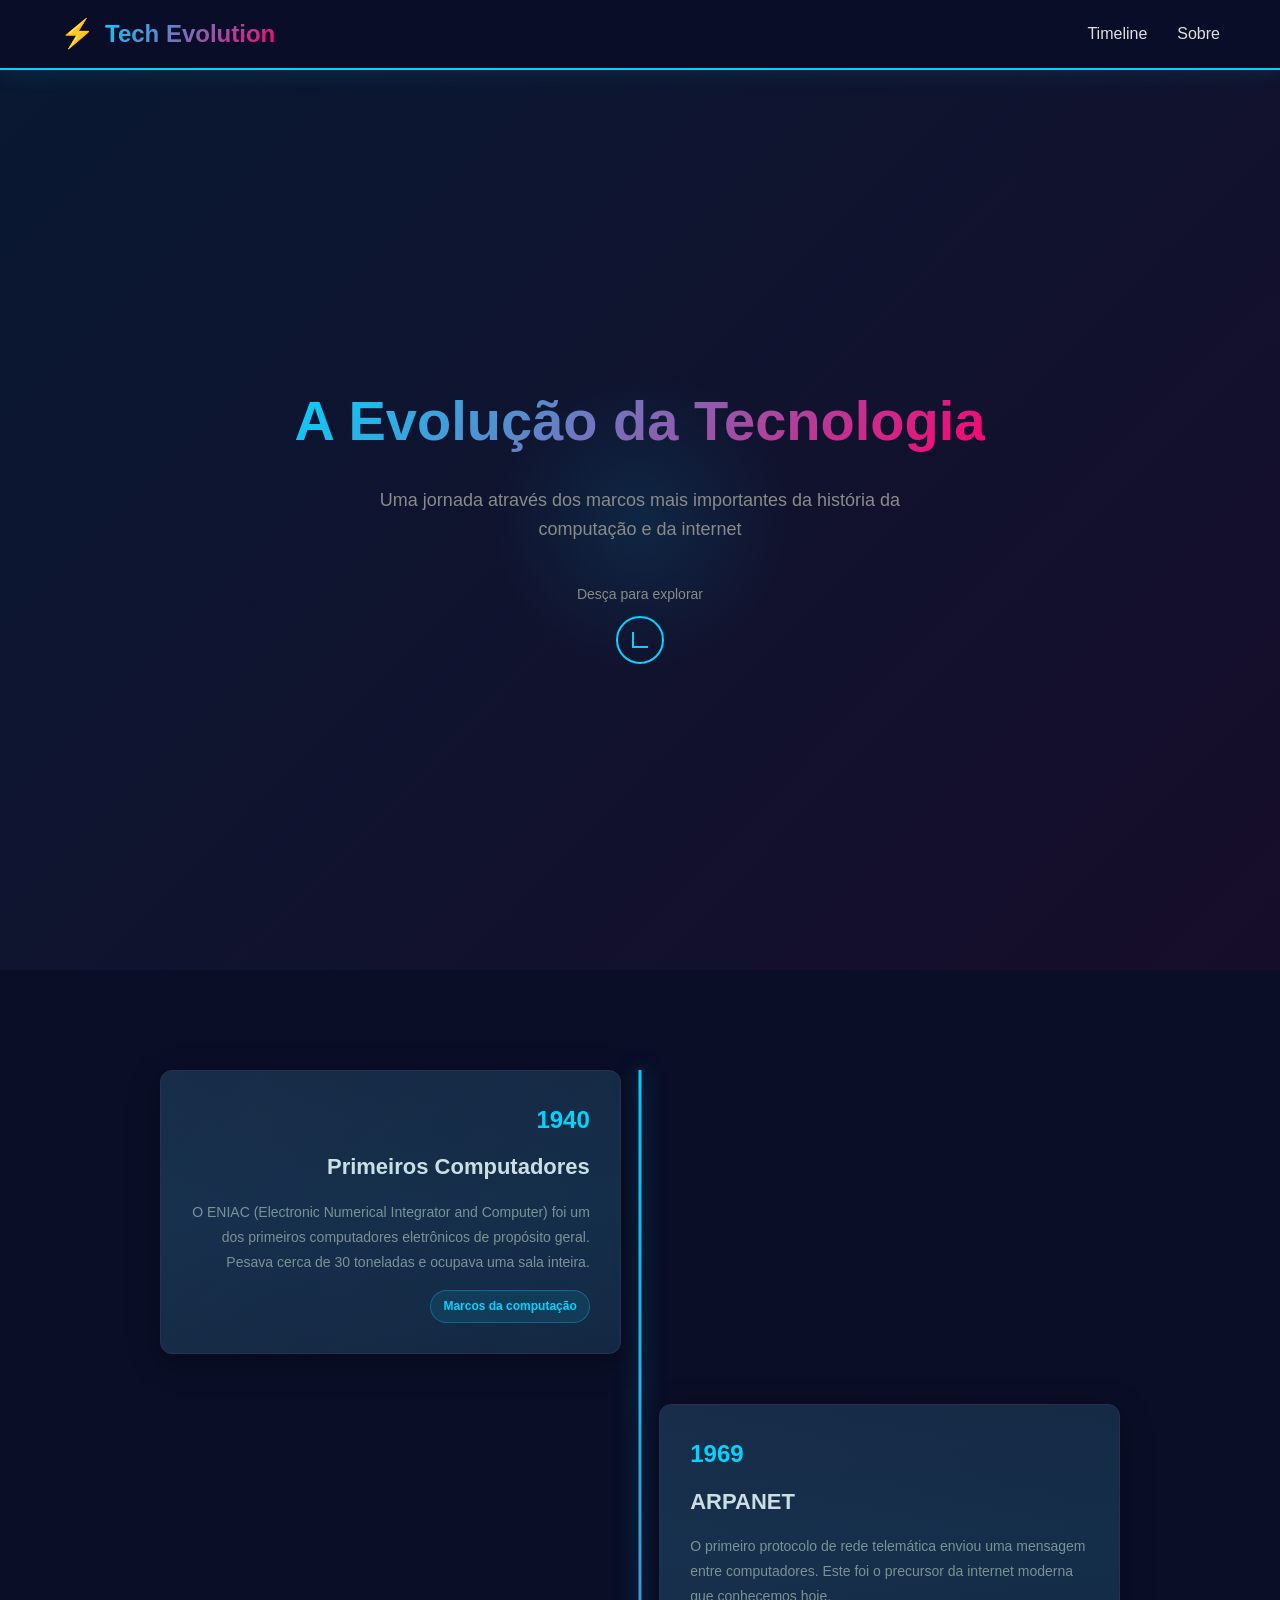
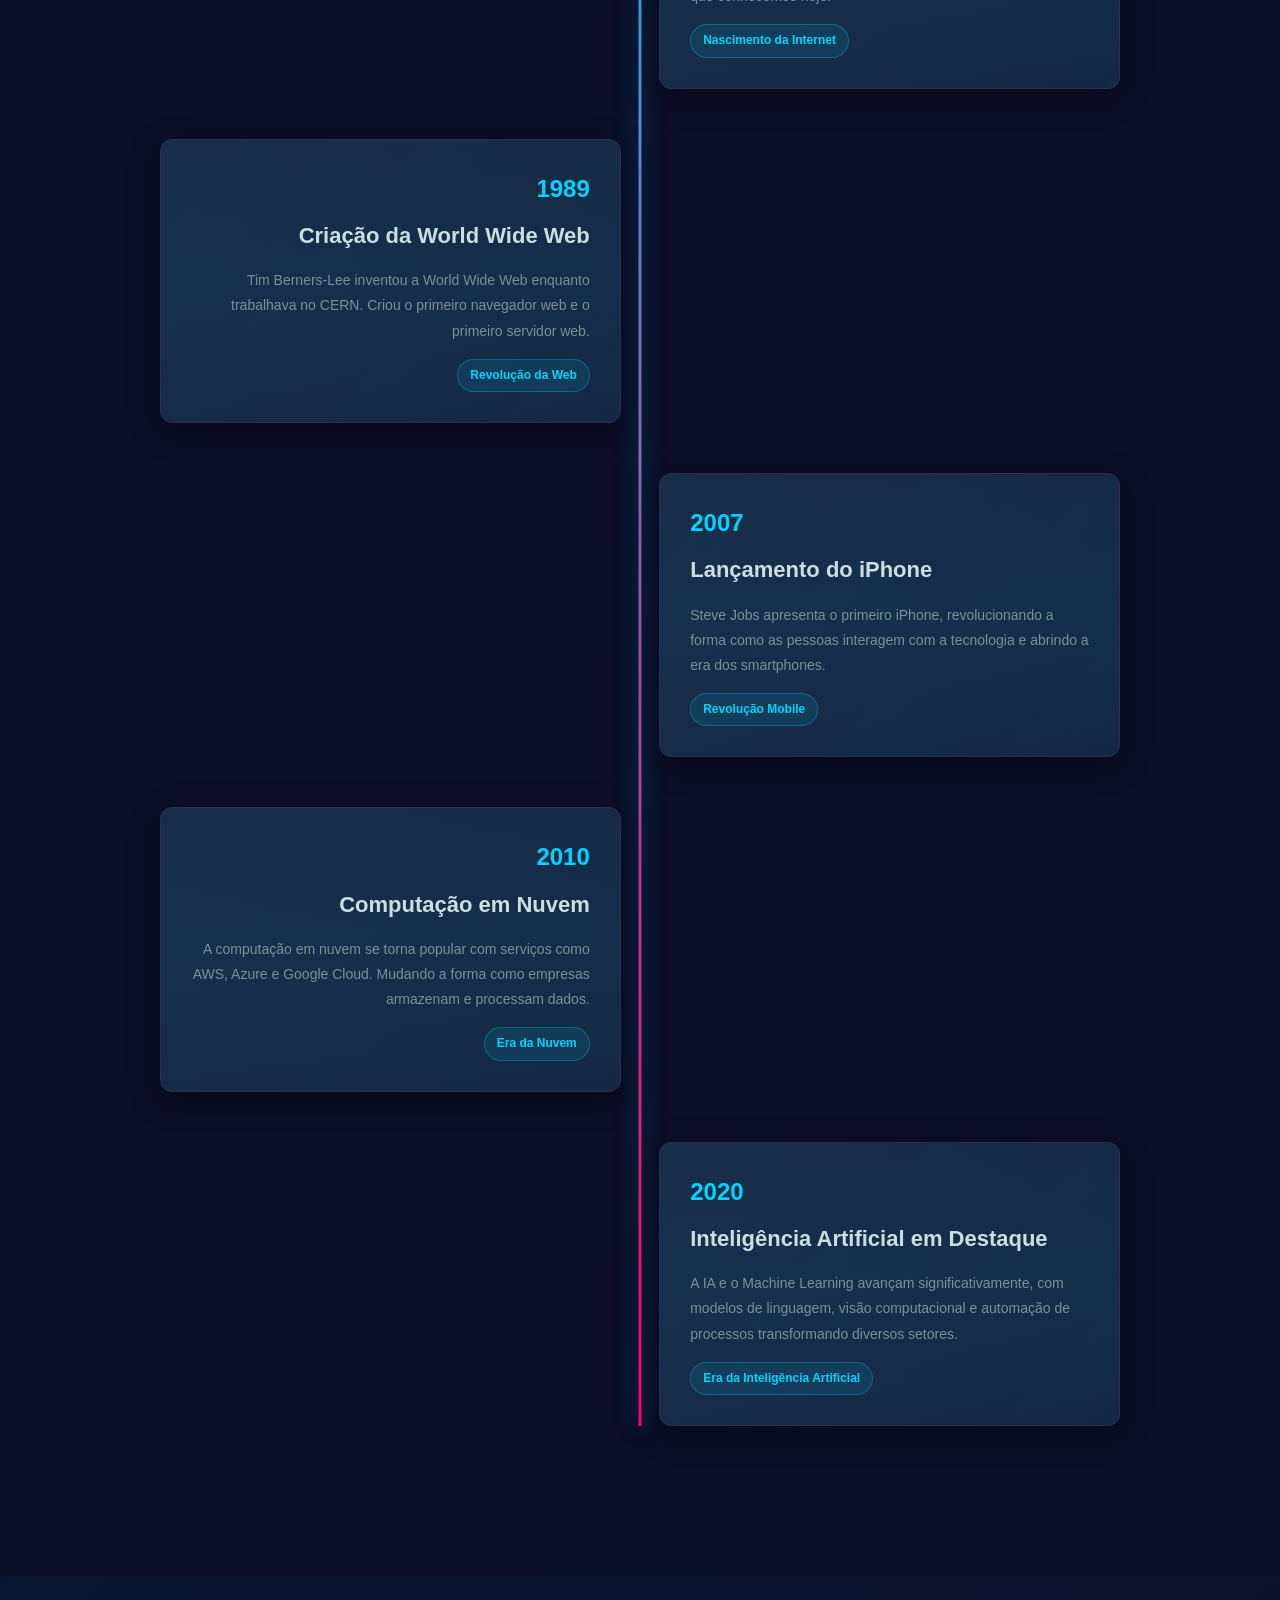
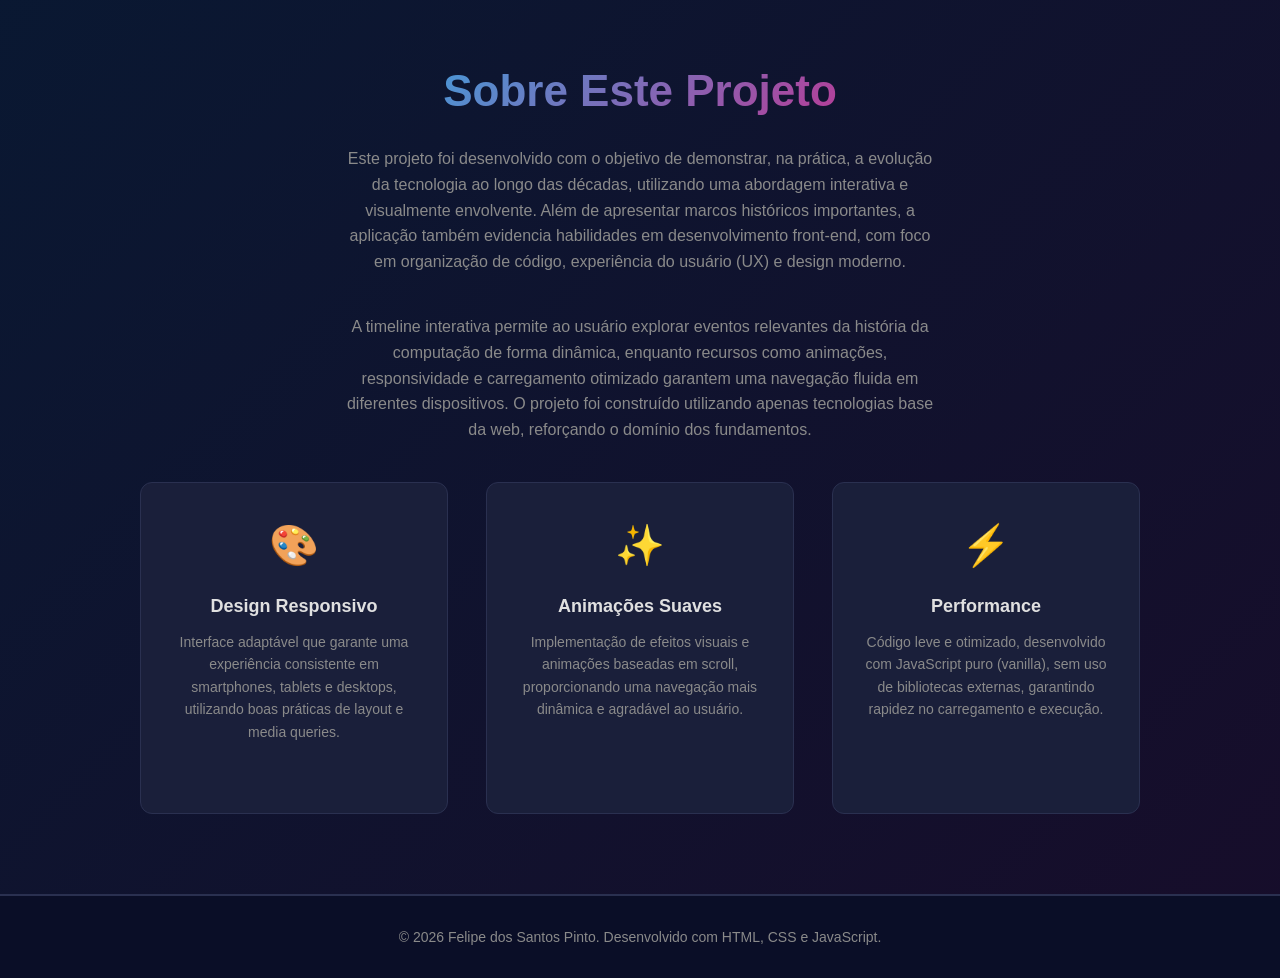
<file: index.html>
<!DOCTYPE html>
<html lang="pt-BR">
<head>
    <meta charset="UTF-8">
    <meta name="viewport" content="width=device-width, initial-scale=1.0">
    <title>Evolução da Tecnologia - Timeline Interativa</title>
    <link rel="shortcut icon" href="tecnologia.png" type="image/x-icon">
    <link rel="stylesheet" href="style.css">
</head>
<body>
    <!-- Navbar fixa no topo -->
    <nav class="navbar">
        <div class="navbar-content">
            <div class="navbar-logo">
                <span class="logo-icon">⚡</span>
                <h1>Tech Evolution</h1>
            </div>
            <ul class="navbar-links">
                <li><a href="#timeline">Timeline</a></li>
                <li><a href="#sobre">Sobre</a></li>
            </ul>
        </div>
    </nav>

    <!-- Seção Hero com título principal -->
    <header class="hero">
        <div class="hero-content">
            <h2>A Evolução da Tecnologia</h2>
            <p>Uma jornada através dos marcos mais importantes da história da computação e da internet</p>
            <div class="scroll-indicator">
                <span>Desça para explorar</span>
                <button id="scrollToTimeline" class="arrow-button" aria-label="Ir para timeline" >
                    <div class="arrow"></div>
                </button>
            </div>
        </div>
    </header>

    <!-- Container principal da timeline -->
    <main id="timeline" class="timeline-container">
        <div class="timeline-wrapper">
            <!-- Linha central da timeline -->
            <div class="timeline-line"></div>

            <!-- Card 1 - 1940 -->
            <div class="timeline-item left">
                <div class="timeline-card" data-detail-id="1940">
                    <div class="timeline-date">1940</div>
                    <h3>Primeiros Computadores</h3>
                    <p>
                        O ENIAC (Electronic Numerical Integrator and Computer) foi um dos primeiros computadores 
                        eletrônicos de propósito geral. Pesava cerca de 30 toneladas e ocupava uma sala inteira.
                    </p>
                    <div class="card-meta">Marcos da computação</div>
                </div>
            </div>

            <!-- Card 2 - 1969 -->
            <div class="timeline-item right">
                <div class="timeline-card" data-detail-id="1969">
                    <div class="timeline-date">1969</div>
                    <h3>ARPANET</h3>
                    <p>
                        O primeiro protocolo de rede telemática enviou uma mensagem entre computadores. 
                        Este foi o precursor da internet moderna que conhecemos hoje.
                    </p>
                    <div class="card-meta">Nascimento da Internet</div>
                </div>
            </div>

            <!-- Card 3 - 1989 -->
            <div class="timeline-item left">
                <div class="timeline-card" data-detail-id="1989">
                    <div class="timeline-date">1989</div>
                    <h3>Criação da World Wide Web</h3>
                    <p>
                        Tim Berners-Lee inventou a World Wide Web enquanto trabalhava no CERN. 
                        Criou o primeiro navegador web e o primeiro servidor web.
                    </p>
                    <div class="card-meta">Revolução da Web</div>
                </div>
            </div>

            <!-- Card 4 - 2007 -->
            <div class="timeline-item right">
                <div class="timeline-card" data-detail-id="2007">
                    <div class="timeline-date">2007</div>
                    <h3>Lançamento do iPhone</h3>
                    <p>
                        Steve Jobs apresenta o primeiro iPhone, revolucionando a forma como as pessoas 
                        interagem com a tecnologia e abrindo a era dos smartphones.
                    </p>
                    <div class="card-meta">Revolução Mobile</div>
                </div>
            </div>

            <!-- Card 5 - 2010 -->
            <div class="timeline-item left">
                <div class="timeline-card" data-detail-id="2010">
                    <div class="timeline-date">2010</div>
                    <h3>Computação em Nuvem</h3>
                    <p>
                        A computação em nuvem se torna popular com serviços como AWS, Azure e Google Cloud. 
                        Mudando a forma como empresas armazenam e processam dados.
                    </p>
                    <div class="card-meta">Era da Nuvem</div>
                </div>
            </div>

            <!-- Card 6 - 2020 -->
            <div class="timeline-item right">
                <div class="timeline-card" data-detail-id="2020">
                    <div class="timeline-date">2020</div>
                    <h3>Inteligência Artificial em Destaque</h3>
                    <p>
                        A IA e o Machine Learning avançam significativamente, com modelos de linguagem, 
                        visão computacional e automação de processos transformando diversos setores.
                    </p>
                    <div class="card-meta">Era da Inteligência Artificial</div>
                </div>
            </div>
        </div>
    </main>

    <!-- Seção Sobre -->
    <section id="sobre" class="about">
    <div class="about-content">
        <h2>Sobre Este Projeto</h2>
        <p>
            Este projeto foi desenvolvido com o objetivo de demonstrar, na prática, a evolução da tecnologia ao longo das décadas,
            utilizando uma abordagem interativa e visualmente envolvente. Além de apresentar marcos históricos importantes,
            a aplicação também evidencia habilidades em desenvolvimento front-end, com foco em organização de código,
            experiência do usuário (UX) e design moderno.
        </p>
        <p>
            A timeline interativa permite ao usuário explorar eventos relevantes da história da computação de forma dinâmica,
            enquanto recursos como animações, responsividade e carregamento otimizado garantem uma navegação fluida em diferentes dispositivos.
            O projeto foi construído utilizando apenas tecnologias base da web, reforçando o domínio dos fundamentos.
        </p>

        <div class="about-features">
            <div class="feature">
                <span class="feature-icon">🎨</span>
                <h4>Design Responsivo</h4>
                <p>
                    Interface adaptável que garante uma experiência consistente em smartphones, tablets e desktops,
                    utilizando boas práticas de layout e media queries.
                </p>
            </div>

            <div class="feature">
                <span class="feature-icon">✨</span>
                <h4>Animações Suaves</h4>
                <p>
                    Implementação de efeitos visuais e animações baseadas em scroll, proporcionando uma navegação
                    mais dinâmica e agradável ao usuário.
                </p>
            </div>

            <div class="feature">
                <span class="feature-icon">⚡</span>
                <h4>Performance</h4>
                <p>
                    Código leve e otimizado, desenvolvido com JavaScript puro (vanilla), sem uso de bibliotecas externas,
                    garantindo rapidez no carregamento e execução.
                </p>
            </div>
        </div>
    </div>
</section>

    <!-- Footer -->
    <footer class="footer">
        <p>&copy; 2026 Felipe dos Santos Pinto. Desenvolvido com HTML, CSS e JavaScript.</p>
    </footer>

    <script src="script.js"></script>
</body>
</html>
</file>
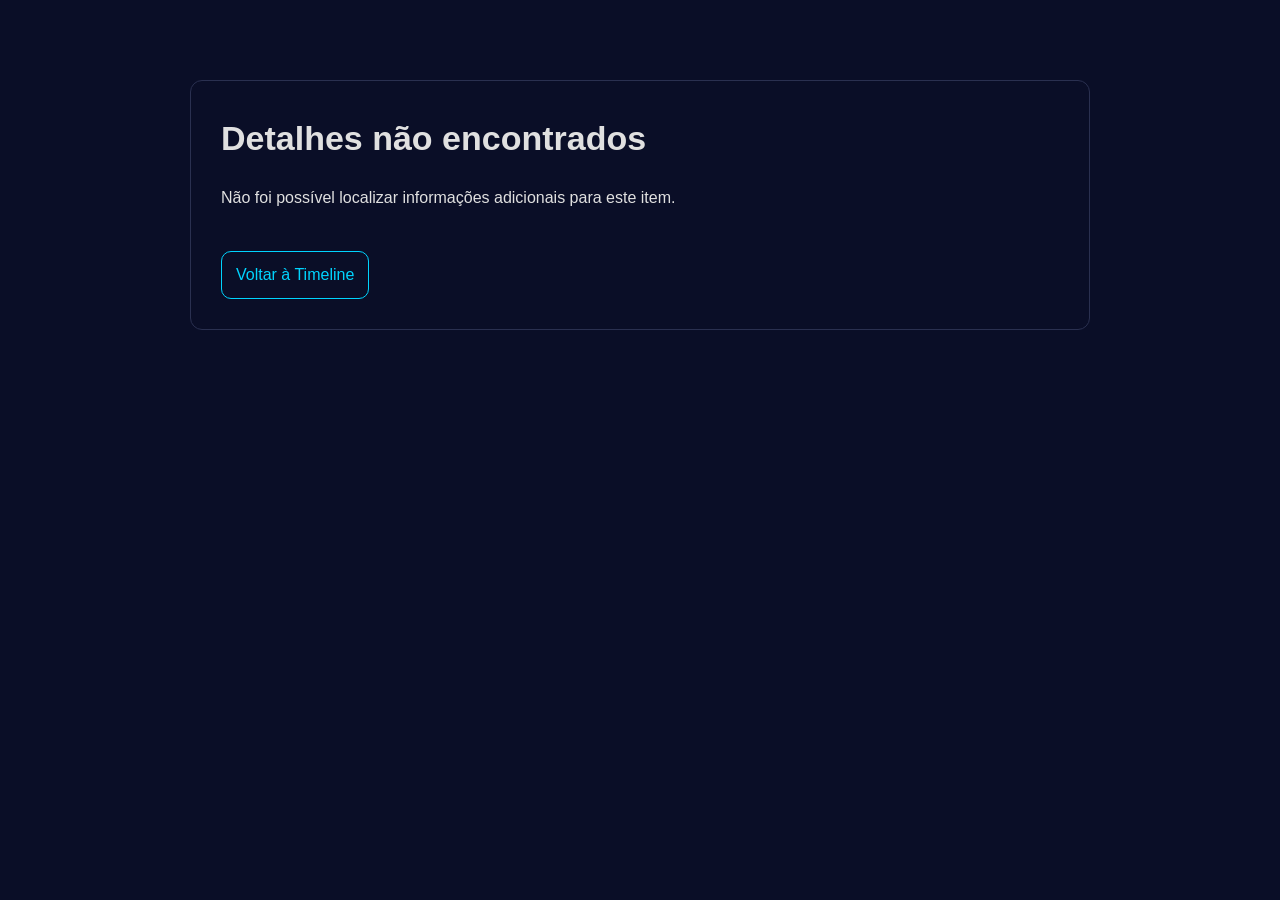
<file: details.html>
<!DOCTYPE html>
<html lang="pt-BR">
<head>
    <meta charset="UTF-8">
    <meta name="viewport" content="width=device-width, initial-scale=1.0">
    <title>Detalhes da Timeline</title>
    <link rel="stylesheet" href="style.css">
    <style>
        body { padding-top: 80px; }
        .detail-card { max-width: 900px; margin: 0 auto; background: rgba(10, 14, 39, 0.95); border-radius: 12px; padding: 30px; border: 1px solid var(--border-color); }
        .detail-card h2 { font-size: 34px; margin-bottom: 20px; }
        .detail-card p { color: var(--text-light); margin-bottom: 20px; }
        .detail-card .back-link { display: inline-block; margin-top: 20px; color: var(--primary); text-decoration: none; border: 1px solid var(--primary); border-radius: 10px; padding: 10px 14px; transition: var(--transition); }
        .detail-card .back-link:hover { background: var(--primary); color: var(--dark-bg); }
    </style>
</head>
<body>
    <main class="detail-card">
        <h2 id="detail-title">Conteúdo não encontrado</h2>
        <p id="detail-date"></p>
        <p id="detail-description"></p>
        <p id="detail-more"></p>
        <a href="index.html#timeline" class="back-link">Voltar à Timeline</a>
    </main>

    <script>
        const detailData = {
    '1940': {
        title: 'Primeiros Computadores (1940)',
        date: '1940',
        description: 'Durante a década de 1940, surgiram os primeiros computadores eletrônicos de grande escala, como o ENIAC (Electronic Numerical Integrator and Computer), considerado um dos marcos iniciais da computação moderna. Essas máquinas eram compostas por milhares de válvulas, ocupavam salas inteiras e consumiam enormes quantidades de energia, além de exigirem constante manutenção.',
        more: 'Seu desenvolvimento esteve diretamente ligado ao contexto da Segunda Guerra Mundial, sendo utilizado principalmente para cálculos balísticos e simulações militares. A programação era realizada de forma manual, conectando cabos e ajustando painéis físicos, o que tornava o processo extremamente trabalhoso e demorado. Mesmo com essas limitações, esses sistemas estabeleceram conceitos fundamentais como processamento eletrônico de dados e automação de cálculos. A partir deles, surgiram evoluções importantes, como o uso de transistores, circuitos integrados e, posteriormente, os computadores pessoais, moldando toda a indústria tecnológica como conhecemos hoje.'
    },

    '1969': {
        title: 'ARPANET (1969)',
        date: '1969',
        description: 'A ARPANET foi a primeira rede de computadores a implementar comutação de pacotes, uma tecnologia que permite dividir dados em pequenas partes e transmiti-las de forma eficiente entre diferentes máquinas. Criada pelo Departamento de Defesa dos Estados Unidos, sua proposta inicial era garantir comunicação resiliente entre centros de pesquisa, mesmo em cenários críticos.',
        more: 'O primeiro teste ocorreu entre a UCLA e o Stanford Research Institute, onde a tentativa de enviar a palavra "LOGIN" resultou apenas em "LO" antes do sistema falhar. Apesar disso, esse momento entrou para a história como o nascimento da comunicação em rede. A ARPANET cresceu rapidamente, conectando universidades e instituições acadêmicas, e introduziu conceitos fundamentais como protocolos de comunicação e arquitetura de rede distribuída. Com o tempo, evoluiu para o que viria a ser a internet moderna, transformando completamente a forma como informações são compartilhadas globalmente.'
    },

    '1989': {
        title: 'Criação da World Wide Web (1989)',
        date: '1989',
        description: 'Em 1989, Tim Berners-Lee propôs a criação da World Wide Web enquanto trabalhava no CERN, com o objetivo de facilitar o compartilhamento de informações entre pesquisadores. Para isso, desenvolveu três pilares fundamentais: o HTML (linguagem de marcação), o HTTP (protocolo de comunicação) e os URLs (endereços únicos para cada recurso).',
        more: 'Essa combinação permitiu a criação de páginas interligadas por meio de hyperlinks, acessíveis através de navegadores. Em 1991, o primeiro site foi colocado no ar, marcando o início da expansão da Web para além do meio acadêmico. A partir daí, a internet deixou de ser apenas uma rede técnica e se tornou uma plataforma global de informação e comunicação. A Web revolucionou setores como educação, comércio e entretenimento, sendo responsável pelo surgimento de redes sociais, e-commerce e serviços digitais que fazem parte do cotidiano de bilhões de pessoas.'
    },

    '2007': {
        title: 'Lançamento do iPhone (2007)',
        date: '2007',
        description: 'O lançamento do primeiro iPhone pela Apple, em 2007, marcou uma transformação profunda na indústria tecnológica ao reunir telefone, navegador de internet e reprodutor de mídia em um único dispositivo com interface totalmente touchscreen.',
        more: 'Apresentado por Steve Jobs, o iPhone introduziu uma experiência de uso baseada em gestos, eliminando teclados físicos e tornando a interação mais intuitiva. Em 2008, a criação da App Store abriu espaço para desenvolvedores criarem aplicações, dando origem a um ecossistema que revolucionou o mercado digital. O impacto foi imediato: empresas passaram a desenvolver soluções mobile-first, e os smartphones se tornaram ferramentas essenciais para comunicação, trabalho, entretenimento e acesso à informação, redefinindo completamente o comportamento da sociedade moderna.'
    },

    '2010': {
        title: 'Computação em Nuvem (2010)',
        date: '2010',
        description: 'A computação em nuvem ganhou força na década de 2010, permitindo que dados, aplicações e serviços fossem armazenados e acessados remotamente por meio da internet, eliminando a necessidade de infraestrutura física local.',
        more: 'Empresas como Amazon (AWS), Microsoft (Azure) e Google (Cloud Platform) passaram a oferecer serviços escaláveis nos modelos IaaS, PaaS e SaaS, permitindo que empresas utilizassem recursos sob demanda. Isso reduziu custos operacionais, aumentou a flexibilidade e acelerou o desenvolvimento de sistemas. A nuvem também possibilitou o crescimento de tecnologias como Big Data, inteligência artificial e streaming, tornando-se um dos principais pilares da transformação digital e da economia moderna baseada em dados.'
    },

    '2020': {
        title: 'IA em Destaque (2020)',
        date: '2020',
        description: 'A partir de 2020, a Inteligência Artificial passou a ocupar um papel central na inovação tecnológica, impulsionada por avanços em machine learning, deep learning e processamento de linguagem natural.',
        more: 'Modelos cada vez mais sofisticados começaram a ser utilizados em diversas áreas, como saúde, finanças, transporte e indústria, permitindo automação de processos, análise preditiva e tomada de decisões baseada em dados. Tecnologias como assistentes virtuais, sistemas de recomendação e reconhecimento facial tornaram-se comuns no cotidiano. Ao mesmo tempo, o avanço da IA trouxe debates importantes sobre ética, privacidade, viés algorítmico e impacto no mercado de trabalho, consolidando-se como uma das áreas mais influentes e discutidas da atualidade.'
    }
};

        const params = new URLSearchParams(location.search);
        const id = params.get('id');
        const data = detailData[id];

        const titleEl = document.getElementById('detail-title');
        const dateEl = document.getElementById('detail-date');
        const descEl = document.getElementById('detail-description');
        const moreEl = document.getElementById('detail-more');

        if (data) {
            titleEl.textContent = data.title;
            dateEl.textContent = 'Ano: ' + data.date;
            descEl.textContent = data.description;
            moreEl.textContent = data.more;
        } else {
            titleEl.textContent = 'Detalhes não encontrados';
            dateEl.textContent = '';
            descEl.textContent = 'Não foi possível localizar informações adicionais para este item.';
            moreEl.textContent = '';
        }
    </script>
</body>
</html>
</file>
<file: style.css>
/* ===================================
   ESTILOS GERAIS E RESET
   =================================== */

* {
    margin: 0;
    padding: 0;
    box-sizing: border-box;
}

:root {
    /* Cores */
    --primary: #00d4ff;
    --secondary: #ff006e;
    --dark-bg: #0a0e27;
    --card-bg: #1a1f3a;
    --text-light: #e0e0e0;
    --text-muted: #8a8a8a;
    --border-color: #2a3050;
    
    /* Transições */
    --transition: all 0.3s ease;
}

html {
    scroll-behavior: smooth;
}

body {
    font-family: 'Segoe UI', Tahoma, Geneva, Verdana, sans-serif;
    background-color: var(--dark-bg);
    color: var(--text-light);
    line-height: 1.6;
    overflow-x: hidden;
}

/* ===================================
   NAVBAR - FIXA NO TOPO
   =================================== */

.navbar {
    position: fixed;
    top: 0;
    width: 100%;
    height: 70px;
    background-color: rgba(10, 14, 39, 0.95);
    backdrop-filter: blur(10px);
    border-bottom: 2px solid var(--primary);
    z-index: 1000;
    box-shadow: 0 4px 20px rgba(0, 212, 255, 0.1);
}

.navbar-content {
    display: flex;
    justify-content: space-between;
    align-items: center;
    max-width: 1200px;
    height: 100%;
    margin: 0 auto;
    padding: 0 20px;
}

.navbar-logo {
    display: flex;
    align-items: center;
    gap: 10px;
    cursor: pointer;
    transition: var(--transition);
}

.navbar-logo:hover {
    transform: scale(1.05);
}

.logo-icon {
    font-size: 28px;
    color: var(--primary);
}

.navbar-logo h1 {
    font-size: 24px;
    font-weight: 700;
    background: linear-gradient(135deg, var(--primary), var(--secondary));
    -webkit-background-clip: text;
    -webkit-text-fill-color: transparent;
    background-clip: text;
}

.navbar-links {
    display: flex;
    list-style: none;
    gap: 30px;
}

.navbar-links a {
    color: var(--text-light);
    text-decoration: none;
    font-weight: 500;
    transition: var(--transition);
    position: relative;
}

.navbar-links a:hover {
    color: var(--primary);
}

.navbar-links a::after {
    content: '';
    position: absolute;
    width: 0;
    height: 2px;
    bottom: -5px;
    left: 0;
    background-color: var(--primary);
    transition: width 0.3s ease;
}

.navbar-links a:hover::after {
    width: 100%;
}

/* ===================================
   SEÇÃO HERO
   =================================== */

.hero {
    margin-top: 70px;
    min-height: 100vh;
    display: flex;
    align-items: center;
    justify-content: center;
    background: linear-gradient(135deg, rgba(0, 212, 255, 0.05) 0%, rgba(255, 0, 110, 0.05) 100%);
    position: relative;
    overflow: hidden;
}

/* Efeito de fundo animado */
.hero::before {
    content: '';
    position: absolute;
    width: 300px;
    height: 300px;
    background: radial-gradient(circle, rgba(0, 212, 255, 0.1) 0%, transparent 70%);
    top: 50%;
    left: 50%;
    transform: translate(-50%, -50%);
    z-index: 0;
}

.hero-content {
    text-align: center;
    z-index: 1;
    padding: 20px;
}

.hero-content h2 {
    font-size: 56px;
    font-weight: 700;
    margin-bottom: 20px;
    background: linear-gradient(135deg, var(--primary), var(--secondary));
    -webkit-background-clip: text;
    -webkit-text-fill-color: transparent;
    background-clip: text;
    animation: fadeInDown 1s ease-out;
}

.hero-content p {
    font-size: 18px;
    color: var(--text-muted);
    max-width: 600px;
    margin: 0 auto 40px;
    animation: fadeInUp 1s ease-out 0.2s both;
}

/* Indicador de scroll */
.scroll-indicator {
    display: flex;
    flex-direction: column;
    align-items: center;
    gap: 10px;
    animation: fadeIn 1s ease-out 0.4s both;
}

.scroll-indicator span {
    font-size: 14px;
    color: var(--text-muted);
}

.arrow-button {
    border: 2px solid var(--primary);
    background: transparent;
    width: 48px;
    height: 48px;
    border-radius: 999px;
    display: inline-flex;
    justify-content: center;
    align-items: center;
    cursor: pointer;
    transition: transform 0.2s ease, box-shadow 0.2s ease;
    animation: bounce 2s infinite;
}

.arrow-button:hover,
.arrow-button:focus {
    transform: scale(1.1);
    box-shadow: 0 0 12px var(--primary);
    outline: none;
}

.arrow {
    width: 16px;
    height: 16px;
    border: 2px solid var(--primary);
    border-top: none;
    border-right: none;
}

/* ===================================
   ANIMAÇÕES GERAIS
   =================================== */

@keyframes fadeInDown {
    from {
        opacity: 0;
        transform: translateY(-30px);
    }
    to {
        opacity: 1;
        transform: translateY(0);
    }
}

@keyframes fadeInUp {
    from {
        opacity: 0;
        transform: translateY(30px);
    }
    to {
        opacity: 1;
        transform: translateY(0);
    }
}

@keyframes fadeIn {
    from {
        opacity: 0;
    }
    to {
        opacity: 1;
    }
}

@keyframes bounce {
    0%, 20%, 50%, 80%, 100% {
        transform: rotate(-45deg) translateY(0);
    }
    40% {
        transform: rotate(-45deg) translateY(10px);
    }
    60% {
        transform: rotate(-45deg) translateY(5px);
    }
}

/* ===================================
   TIMELINE - LAYOUT PRINCIPAL
   =================================== */

.timeline-container {
    max-width: 1000px;
    margin: 80px auto;
    padding: 20px;
    position: relative;
}

.timeline-wrapper {
    position: relative;
}

/* Linha central da timeline */
.timeline-line {
    position: absolute;
    left: 50%;
    top: 0;
    bottom: 0;
    width: 3px;
    background: linear-gradient(to bottom, var(--primary), var(--secondary));
    transform: translateX(-50%);
    box-shadow: 0 0 20px rgba(0, 212, 255, 0.5);
}

/* ===================================
   ITEMS DA TIMELINE
   =================================== */

.timeline-item {
    margin-bottom: 50px;
    opacity: 0;
    transform: translateY(30px);
    transition: all 0.8s cubic-bezier(0.23, 1, 0.320, 1);
}

/* Quando revelado */
.timeline-item.revealed {
    opacity: 1;
    transform: translateY(0);
}

/* Items à esquerda */
.timeline-item.left {
    width: 48%;
    margin-left: 0;
    text-align: right;
}

/* Items à direita */
.timeline-item.right {
    width: 48%;
    margin-left: auto;
    text-align: left;
}

/* ===================================
   CARDS DA TIMELINE
   =================================== */

.timeline-card {
    background: linear-gradient(135deg, var(--card-bg), rgba(26, 31, 58, 0.7));
    border: 1px solid var(--border-color);
    border-radius: 12px;
    padding: 30px;
    box-shadow: 0 8px 32px rgba(0, 0, 0, 0.3);
    position: relative;
    transition: var(--transition);
    overflow: hidden;
    cursor: pointer;
}

.timeline-card.active {
    border-color: var(--secondary);
    box-shadow: 0 0 30px rgba(0, 212, 255, 0.5);
}

.card-meta {
    display: inline-block;
    background: rgba(0, 212, 255, 0.18);
    color: var(--primary);
    padding: 6px 14px;
    border-radius: 20px;
    border: 2px solid rgba(0, 212, 255, 0.35);
    font-size: 12px;
    font-weight: 700;
    cursor: pointer;
    transition: background 0.2s ease, color 0.2s ease, transform 0.2s ease;
}

.card-meta:hover,
.card-meta:focus,
.timeline-card.active .card-meta {
    background: var(--primary);
    color: var(--dark-bg);
    transform: scale(1.05);
    outline: none;
}

/* Efeito de brilho ao passar o mouse */
.timeline-card::before {
    content: '';
    position: absolute;
    top: -50%;
    left: -50%;
    width: 200%;
    height: 200%;
    background: linear-gradient(135deg, transparent, rgba(0, 212, 255, 0.1), transparent);
    transform: rotate(45deg);
    transition: var(--transition);
    pointer-events: none;
}

.timeline-card:hover {
    border-color: var(--primary);
    box-shadow: 0 8px 32px rgba(0, 212, 255, 0.2);
    transform: translateY(-10px);
}

/* Círculo no center da timeline */
.timeline-item.left .timeline-card::after,
.timeline-item.right .timeline-card::after {
    content: '';
    position: absolute;
    width: 16px;
    height: 16px;
    background-color: var(--primary);
    border: 3px solid var(--dark-bg);
    border-radius: 50%;
    top: 50%;
    transform: translateY(-50%);
    z-index: 10;
    box-shadow: 0 0 20px rgba(0, 212, 255, 0.6);
}

.timeline-item.left .timeline-card::after {
    right: -54px;
}

.timeline-item.right .timeline-card::after {
    left: -54px;
}

/* ===================================
   CONTEÚDO DOS CARDS
   =================================== */

.timeline-card .timeline-date {
    font-size: 24px;
    font-weight: 700;
    color: var(--primary);
    margin-bottom: 10px;
}

.timeline-card h3 {
    font-size: 22px;
    margin-bottom: 15px;
    color: var(--text-light);
    font-weight: 600;
}

.timeline-card p {
    font-size: 14px;
    color: var(--text-muted);
    margin-bottom: 15px;
    line-height: 1.8;
}

.timeline-card .card-meta {
    display: inline-block;
    background: rgba(0, 212, 255, 0.1);
    color: var(--primary);
    padding: 6px 12px;
    border-radius: 20px;
    font-size: 12px;
    font-weight: 600;
    border: 1px solid rgba(0, 212, 255, 0.3);
}

/* ===================================
   SEÇÃO SOBRE
   =================================== */

.about {
    background: linear-gradient(135deg, rgba(0, 212, 255, 0.05) 0%, rgba(255, 0, 110, 0.05) 100%);
    padding: 80px 20px;
    margin-top: 80px;
}

.about-content {
    max-width: 1000px;
    margin: 0 auto;
    text-align: center;
}

.about-content h2 {
    font-size: 44px;
    font-weight: 700;
    margin-bottom: 20px;
    background: linear-gradient(135deg, var(--primary), var(--secondary));
    -webkit-background-clip: text;
    -webkit-text-fill-color: transparent;
    background-clip: text;
}

.about-content p {
    font-size: 16px;
    color: var(--text-muted);
    max-width: 600px;
    margin: 0 auto 40px;
}

.about-features {
    display: grid;
    grid-template-columns: repeat(auto-fit, minmax(250px, 1fr));
    gap: 38px;
    margin-top: 40px;
}

.feature {
    background: var(--card-bg);
    padding: 30px;
    border-radius: 12px;
    border: 1px solid var(--border-color);
    transition: var(--transition);
}

.feature:hover {
    border-color: var(--primary);
    transform: translateY(-10px);
}

.feature-icon {
    font-size: 40px;
    display: block;
    margin-bottom: 15px;
}

.feature h4 {
    font-size: 18px;
    margin-bottom: 10px;
    color: var(--text-light);
}

.feature p {
    font-size: 14px;
    color: var(--text-muted);
}

/* ===================================
   FOOTER
   =================================== */

.footer {
    background-color: rgba(10, 14, 39, 0.95);
    border-top: 2px solid var(--border-color);
    padding: 30px 20px;
    text-align: center;
    color: var(--text-muted);
    font-size: 14px;
}

/* ===================================
   RESPONSIVIDADE - MOBILE
   =================================== */

@media (max-width: 768px) {
    /* Navbar */
    .navbar-links {
        gap: 15px;
    }

    .navbar-logo h1 {
        font-size: 18px;
    }

    /* Hero */
    .hero-content h2 {
        font-size: 36px;
    }

    .hero-content p {
        font-size: 16px;
    }

    /* Timeline */
    .timeline-line {
        left: 20px;
    }

    .timeline-item.left,
    .timeline-item.right {
        width: 100%;
        margin-left: 0;
        text-align: left;
        padding-left: 60px;
    }

    .timeline-item.left .timeline-card::after,
    .timeline-item.right .timeline-card::after {
        display: none;
    }

    /* Cards */
    .timeline-card {
        padding: 20px;
    }

    .timeline-card h3 {
        font-size: 18px;
    }

    .timeline-card .timeline-date {
        font-size: 20px;
    }

    /* About */
    .about-content h2 {
        font-size: 32px;
    }

    .about-features {
        grid-template-columns: 1fr;
        gap: 20px;
    }
}

@media (max-width: 480px) {
    /* Navbar */
    .navbar-content {
        padding: 0 15px;
    }

    .navbar-logo h1 {
        font-size: 16px;
    }

    .navbar-links {
        gap: 10px;
        font-size: 12px;
    }

    /* Hero */
    .hero {
        min-height: 70vh;
    }

    .hero-content h2 {
        font-size: 28px;
    }

    .hero-content p {
        font-size: 14px;
    }

    /* Timeline */
    .timeline-container {
        margin: 40px auto;
    }

    .timeline-item {
        padding-left: 50px;
    }

    .timeline-line {
        left: 15px;
    }

    .timeline-card {
        padding: 15px;
    }

    .timeline-card h3 {
        font-size: 16px;
    }

    .timeline-card p {
        font-size: 13px;
    }

    .timeline-card .timeline-date {
        font-size: 18px;
    }
}
</file>
